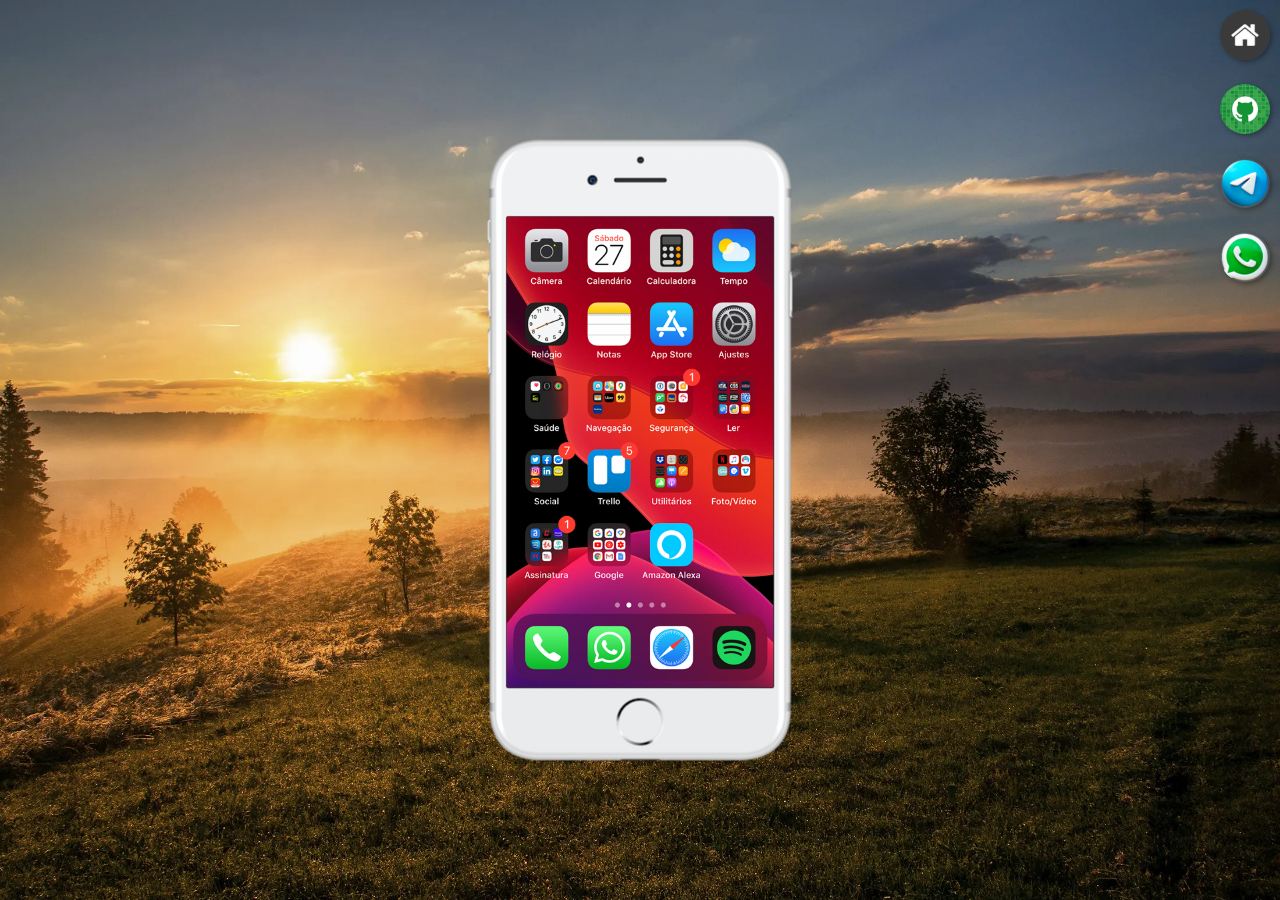
<file: index.html>
<!DOCTYPE html>
<html lang="pt-br">
<head>
    <meta charset="UTF-8">
    <meta name="viewport" content="width=device-width, initial-scale=1.0">
    <link rel="shortcut icon" href="favicon.ico" type="image/x-icon">
    <link rel="stylesheet" href="estilos/style.css">
    <title>Redes Sociais</title>
</head>
<body>
    <main>
        <section id="telefone">
            <iframe src="home.html" name="tela" id="tela" frameborder="0">
                Navegador não compatível
            </iframe>

        </section>

        <section id="redes-sociais">
            <a href="home.html" target="tela"><img src="imagens/logo-home.jpg" alt="Home"></a><br>
            <a href="github.html" target="tela"><img src="imagens/logo-github.jpg" alt=""></a><br>
            <a href="telegram.html" target="tela"><img src="imagens/logo-telegram.png" alt=""></a><br>
            <a href="whatsapp.html" target="tela"><img src="imagens/logo-whatsapp.png" alt=""></a>
        </section>
    </main>
    
</body>
</html>
</file>
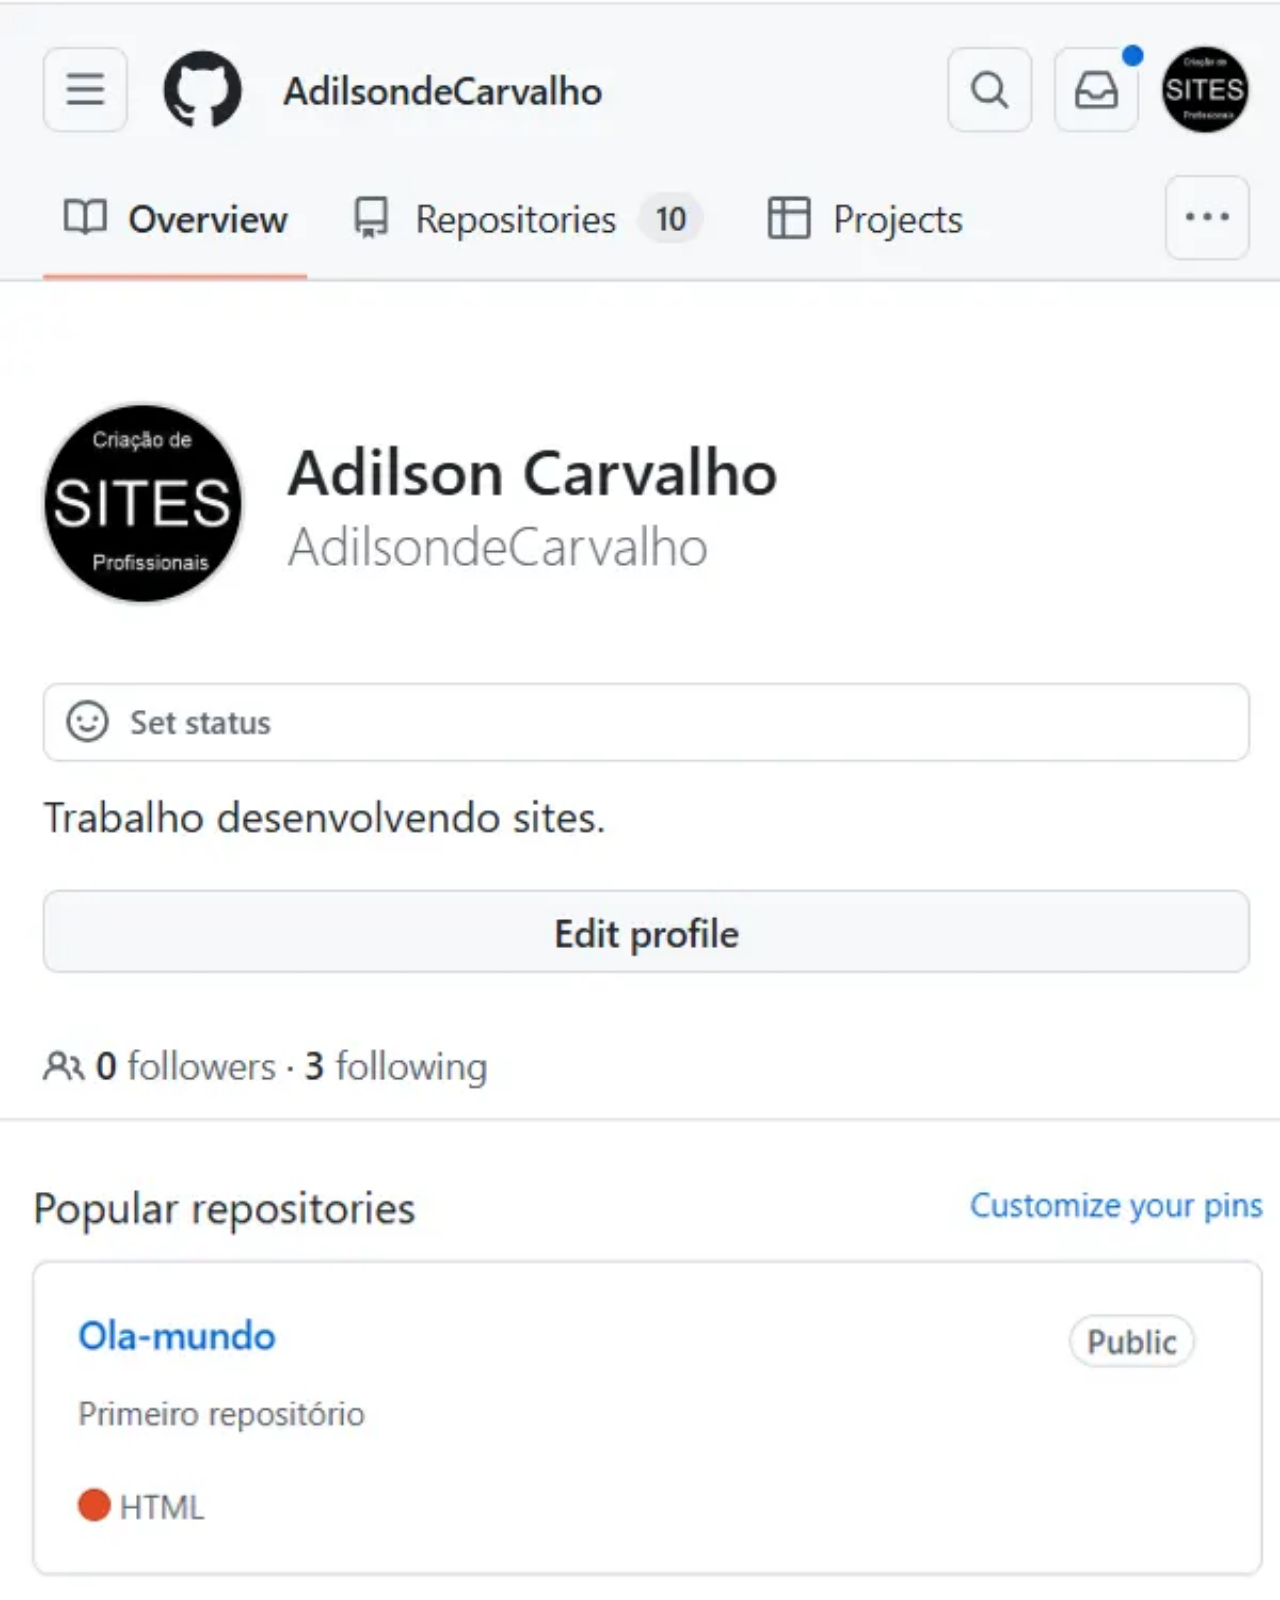
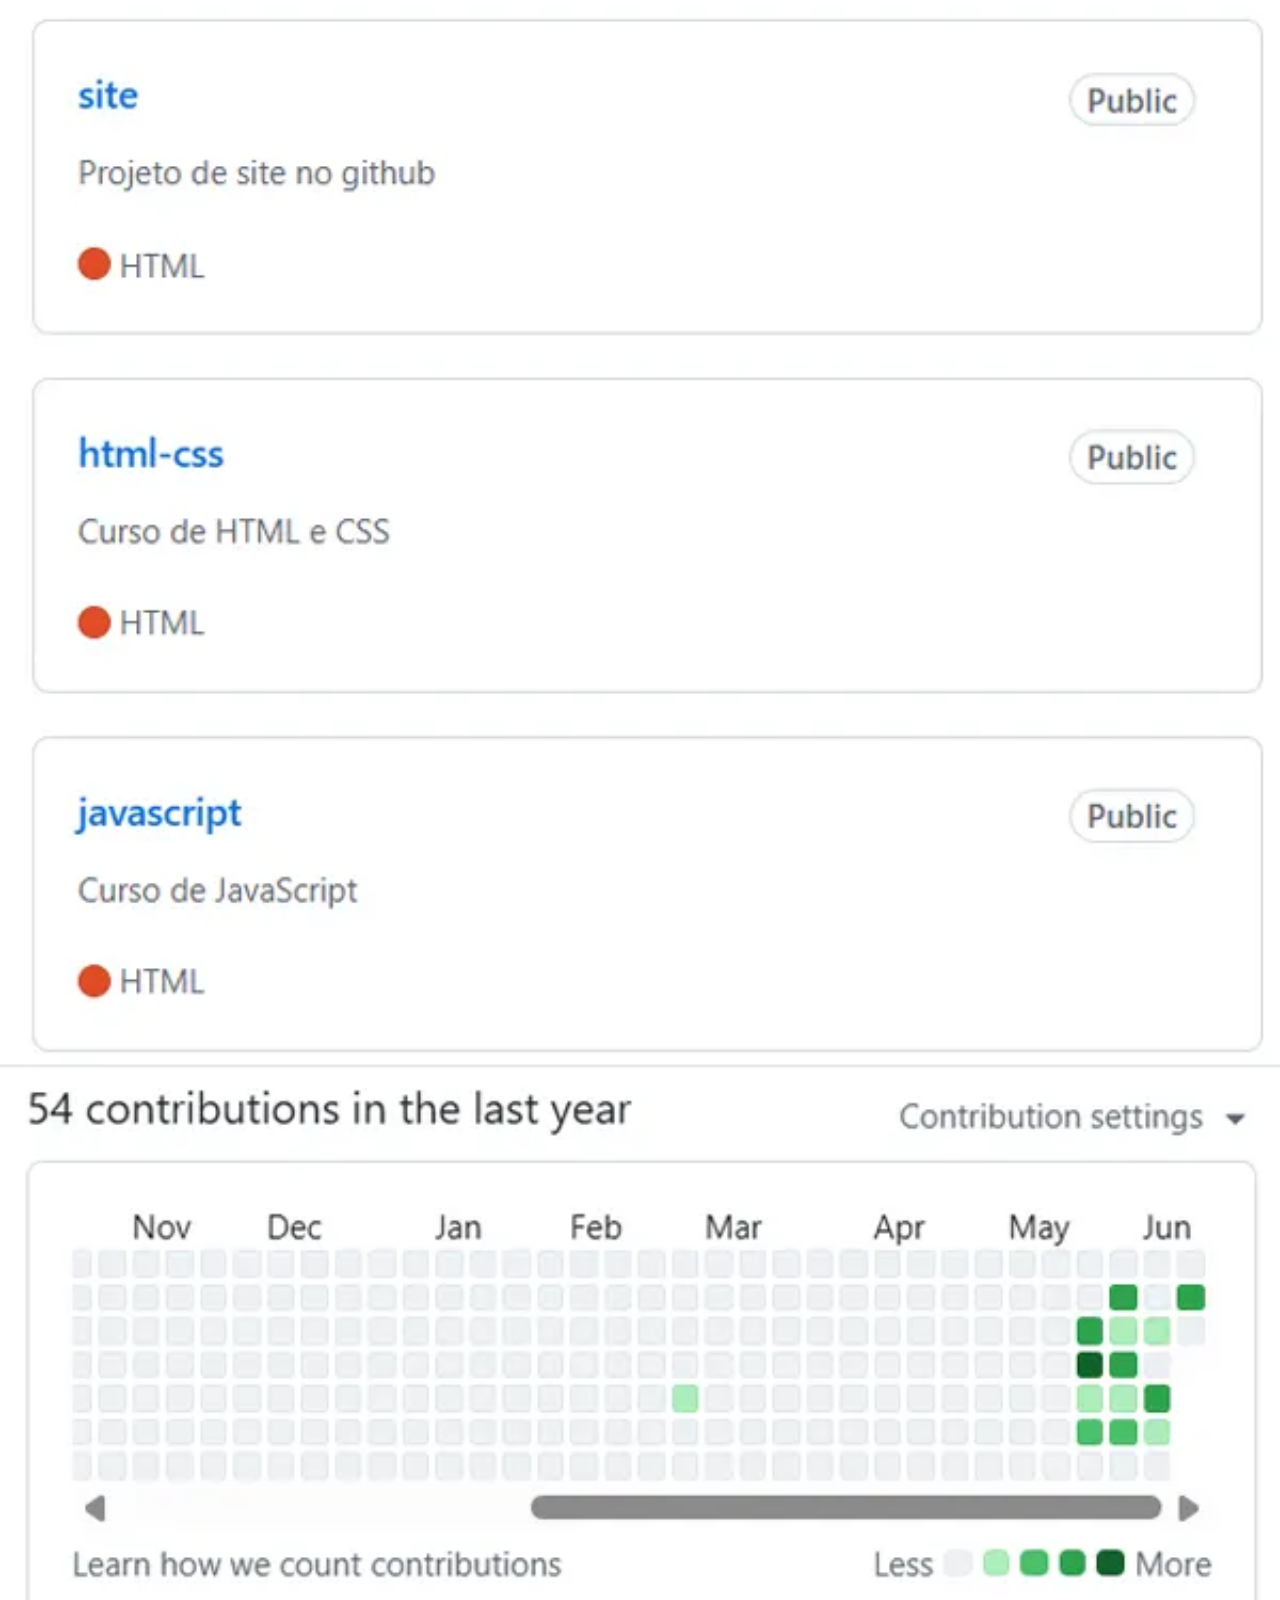
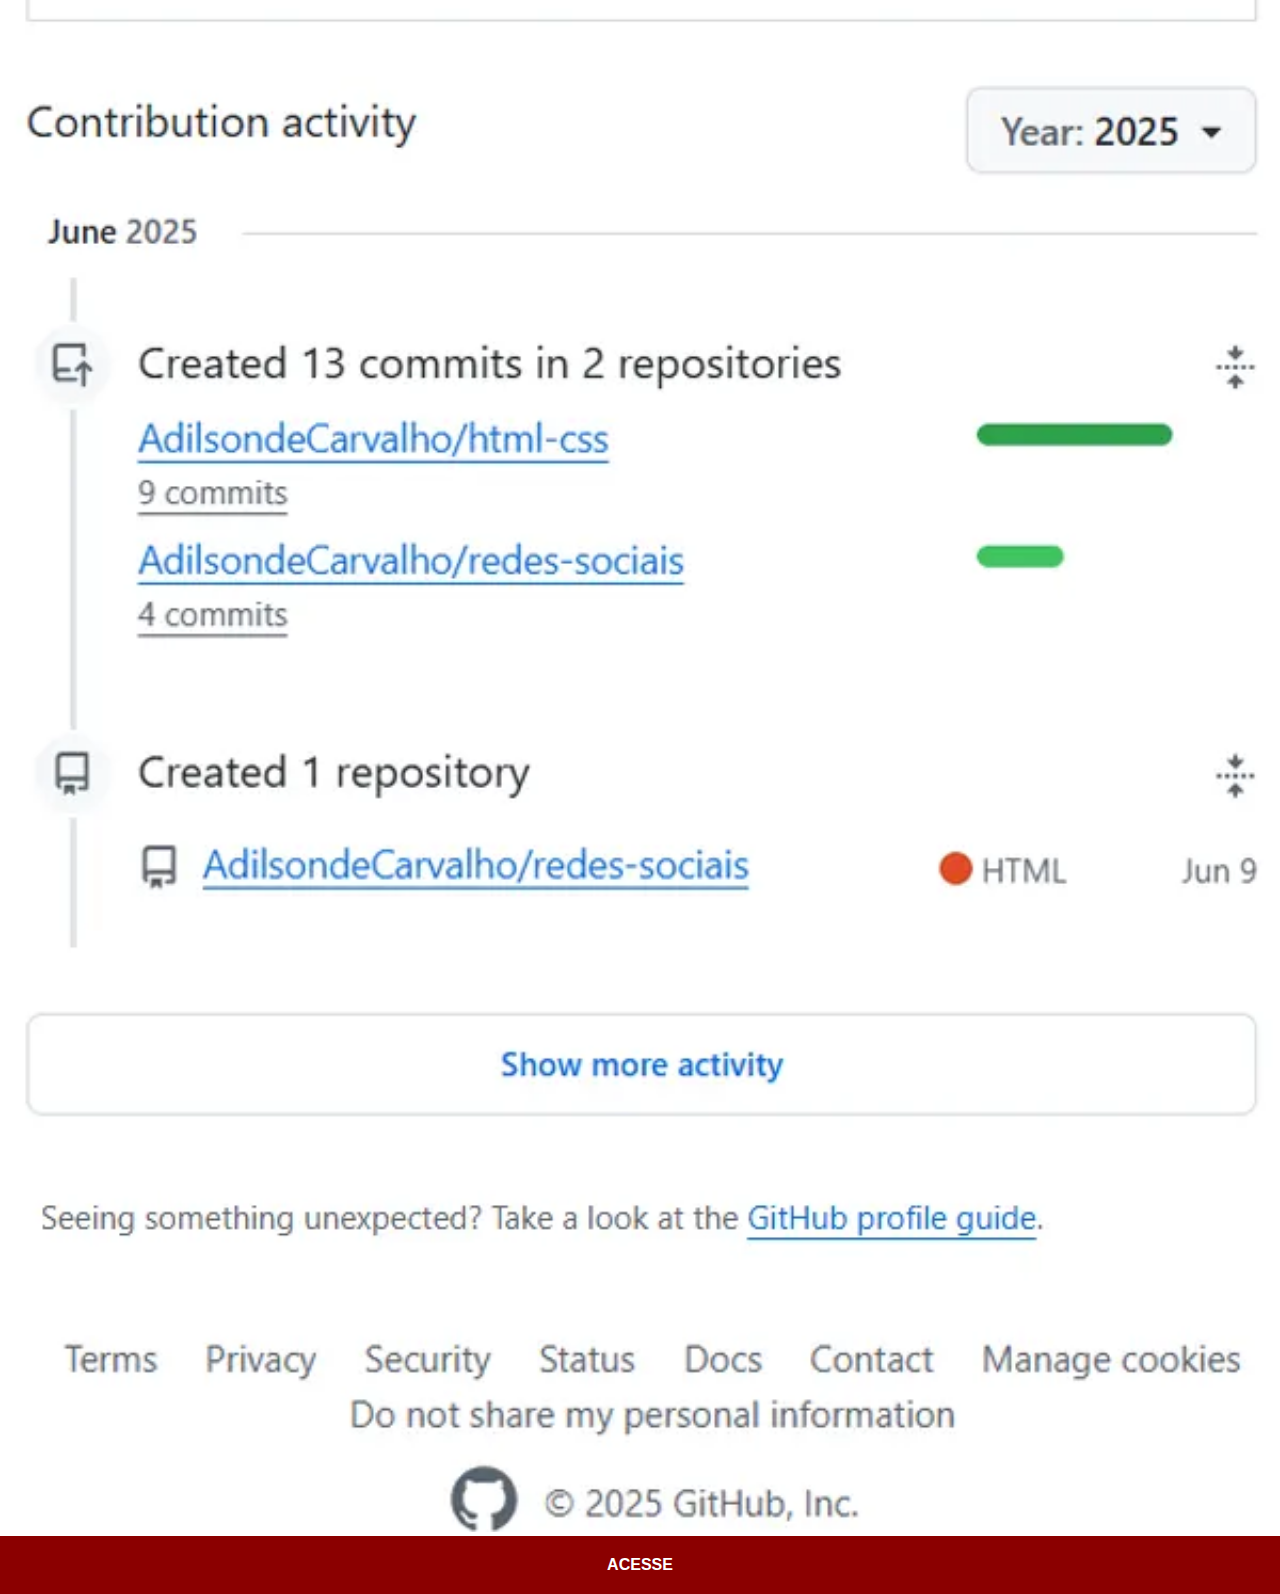
<file: github.html>
<!DOCTYPE html>
<html lang="pt-br">
<head>
    <meta charset="UTF-8">
    <meta name="viewport" content="width=device-width, initial-scale=1.0">
    <title>GitHUb</title>
    <link rel="stylesheet" href="estilos/social.css">
</head>
<body>
    <img src="imagens/tela-giithub.webp" alt="GitHUb">
    <a href="https://github.com/AdilsondeCarvalho" target="_blank">ACESSE</a>
    
</body>
</html>
</file>
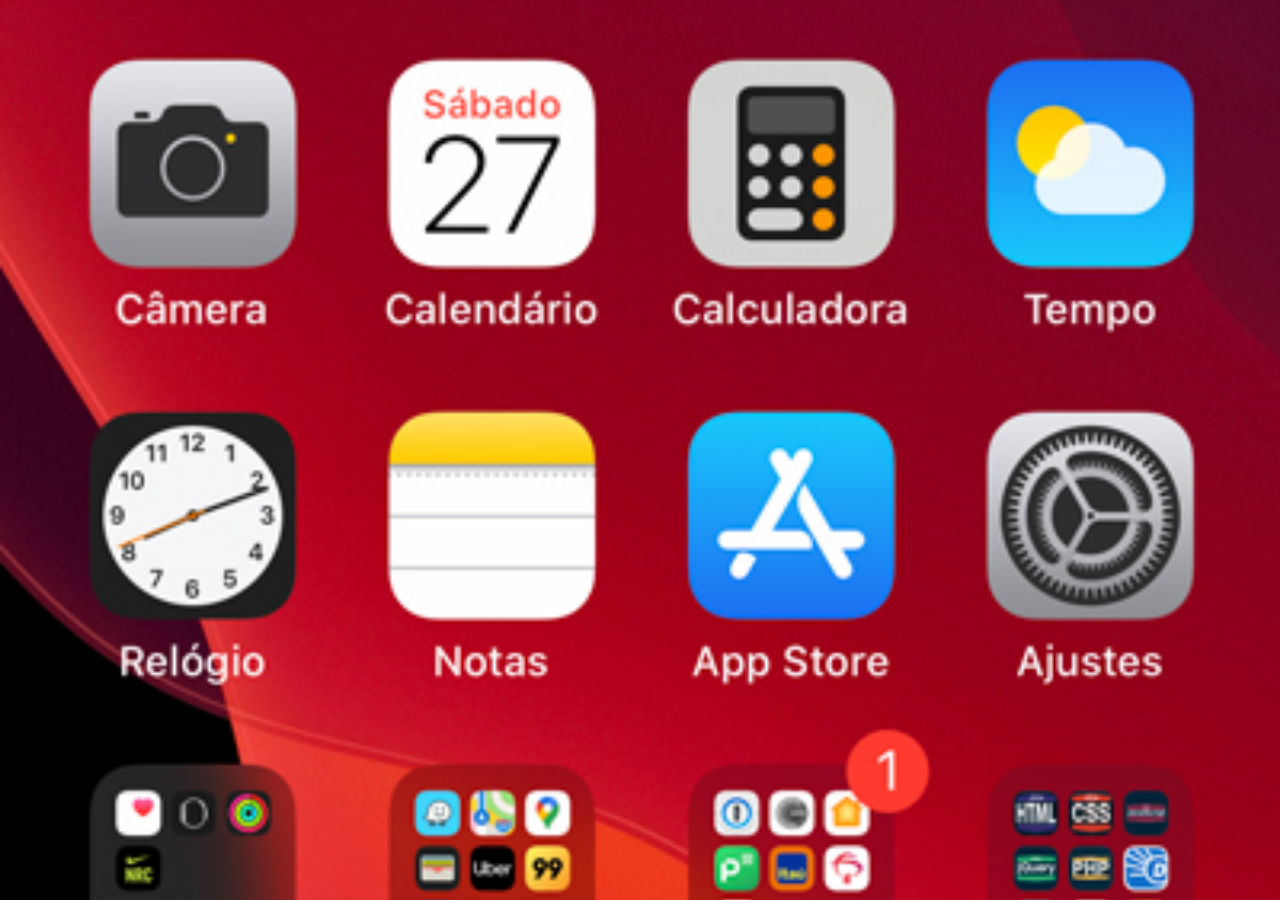
<file: home.html>
<!DOCTYPE html>
<html lang="pt-br">
<head>
    <meta charset="UTF-8">
    <meta name="viewport" content="width=device-width, initial-scale=1.0">
    <title>Home</title>
</head>
<style>
    * {
        margin: 0px;
        padding: 0px;
    }

    body {
        width: 100vw;
        height: 100vh;
        background: black url('imagens/tela-home.jpg') no-repeat top center;
        background-size: cover;
    }
</style>
<body>
    
</body>
</html>
</file>
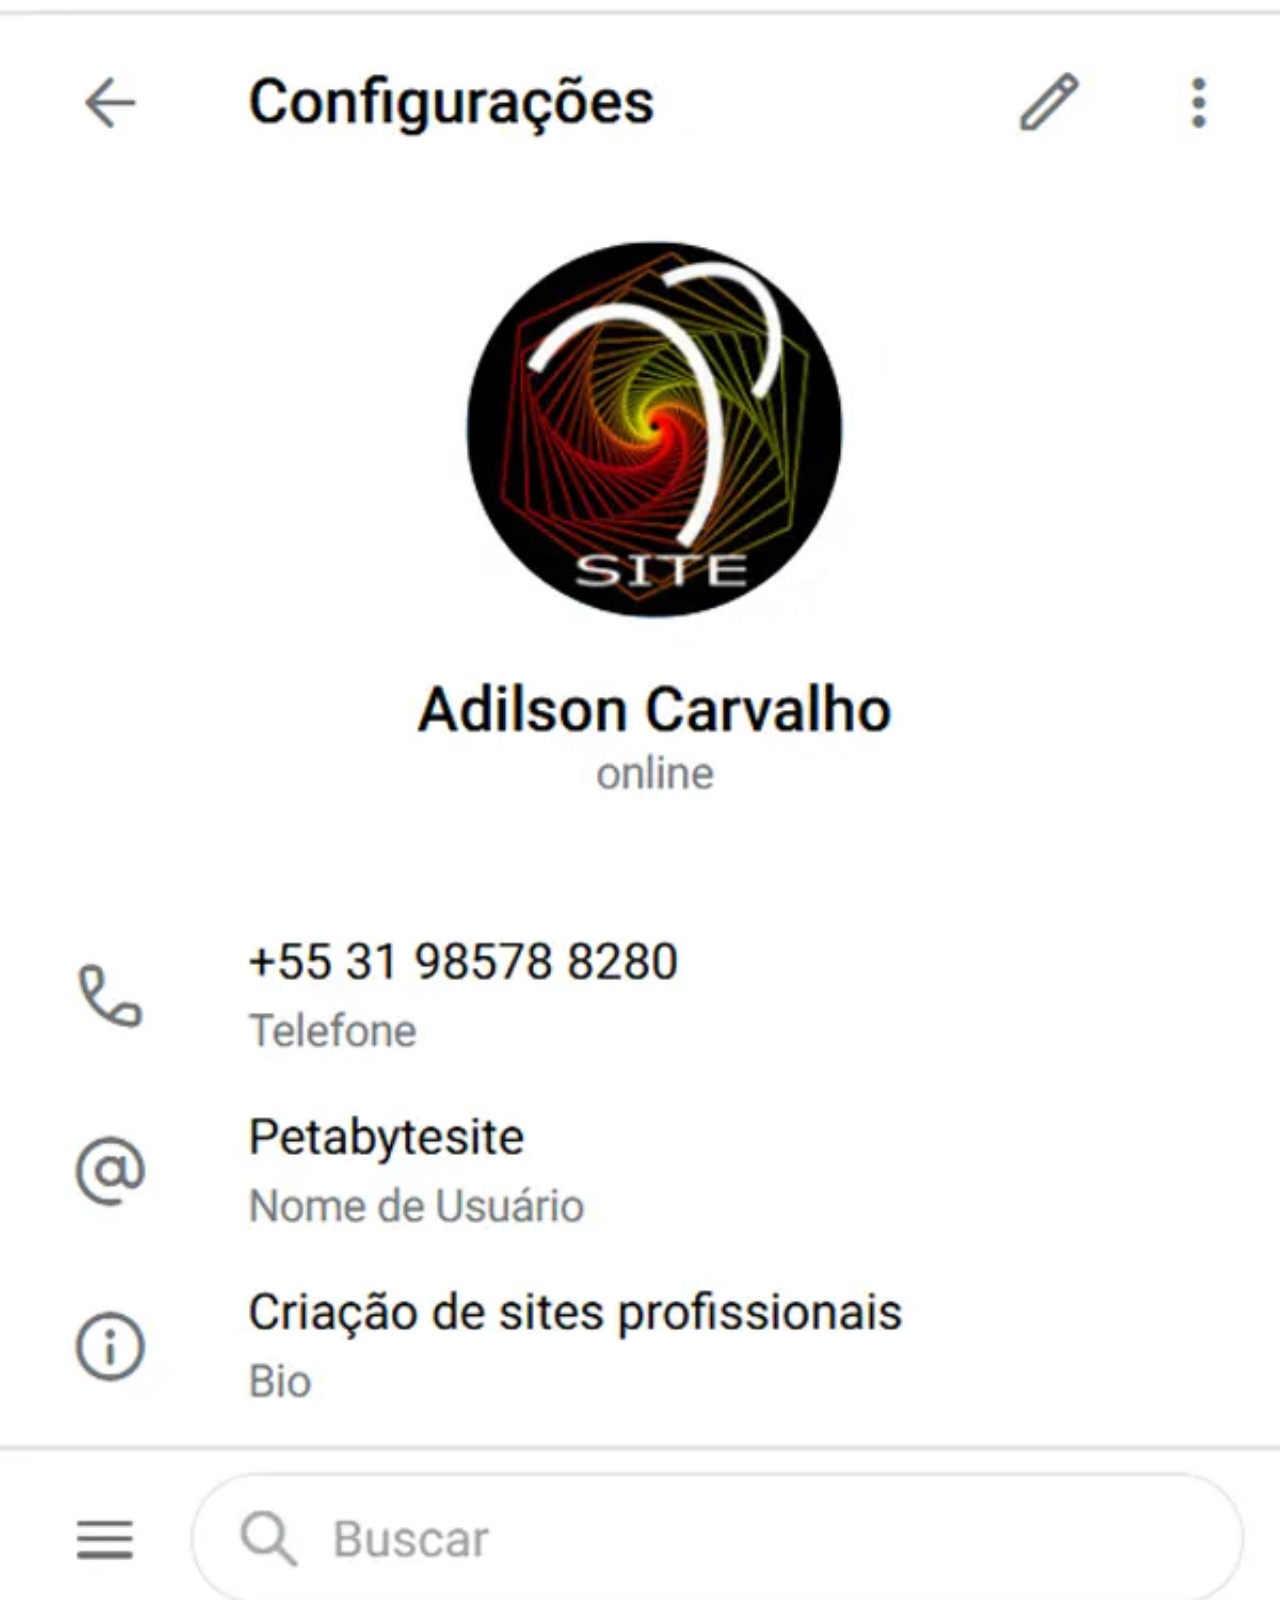
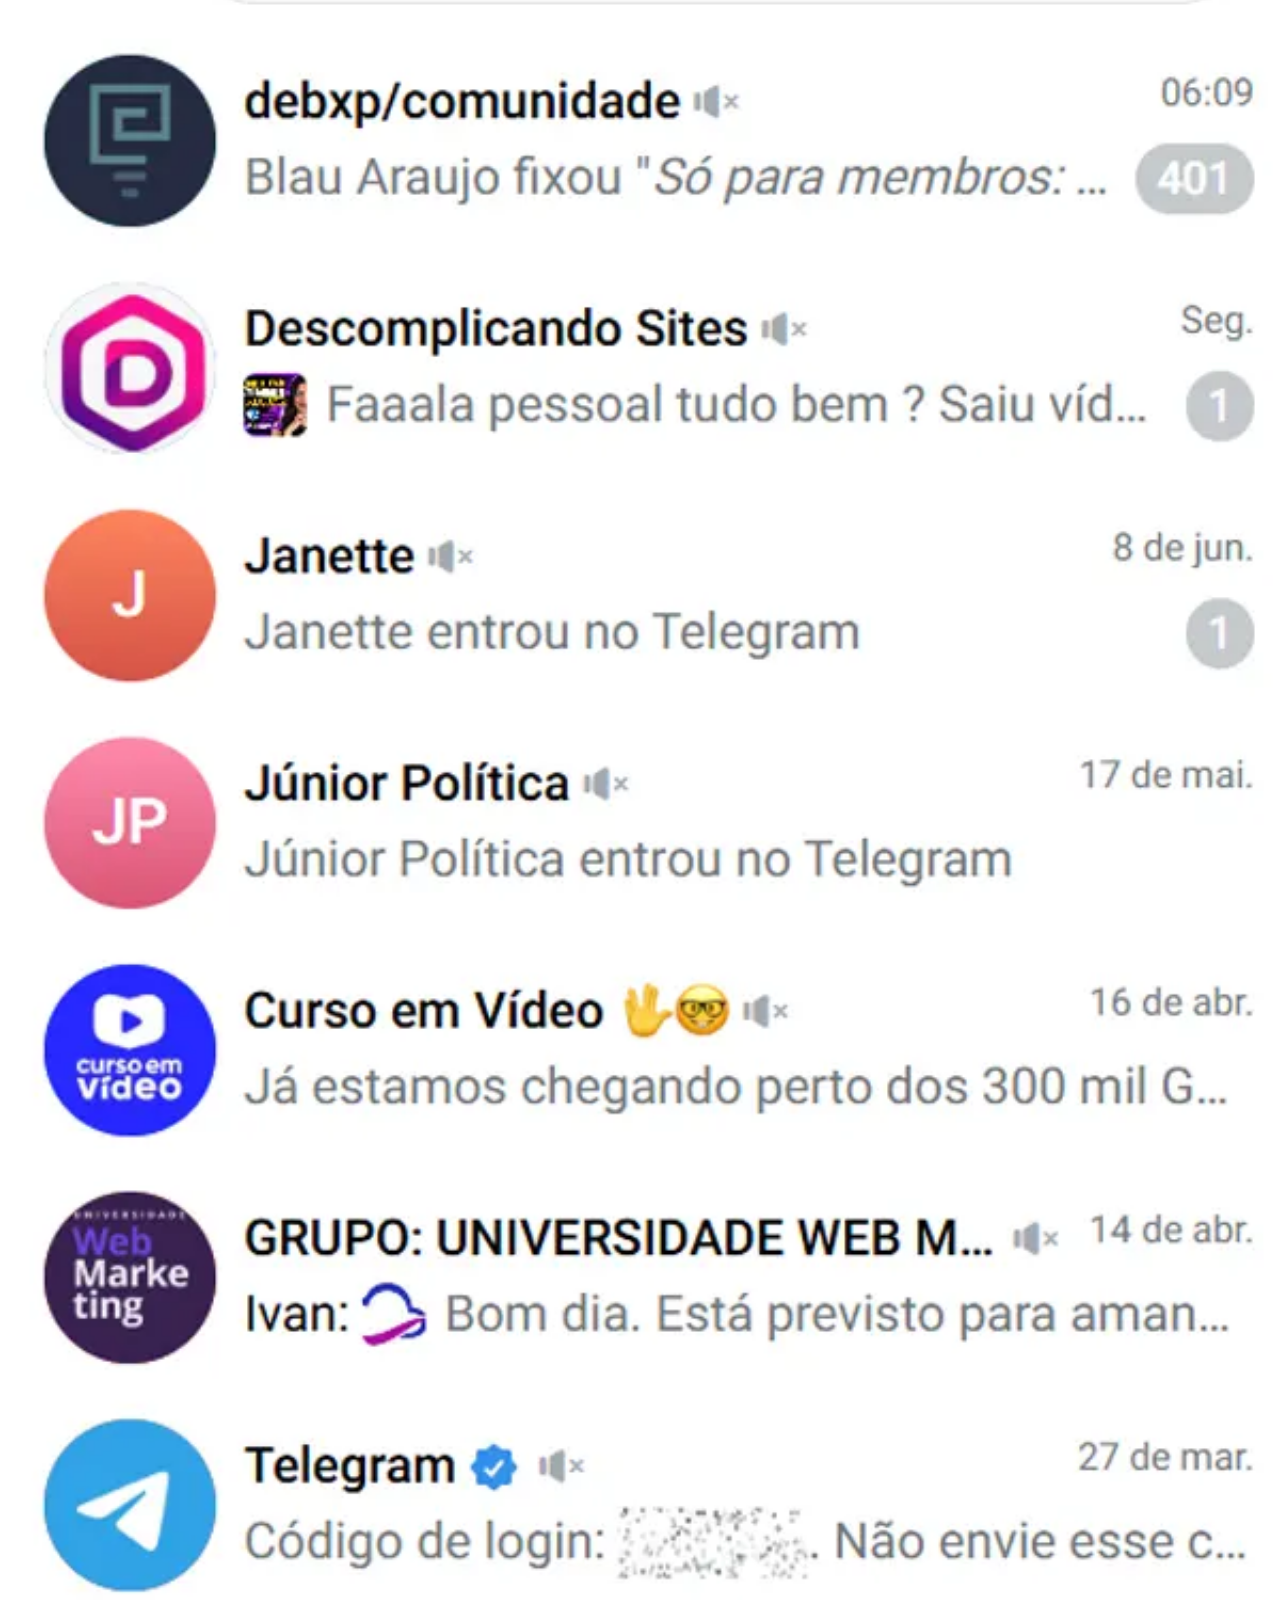
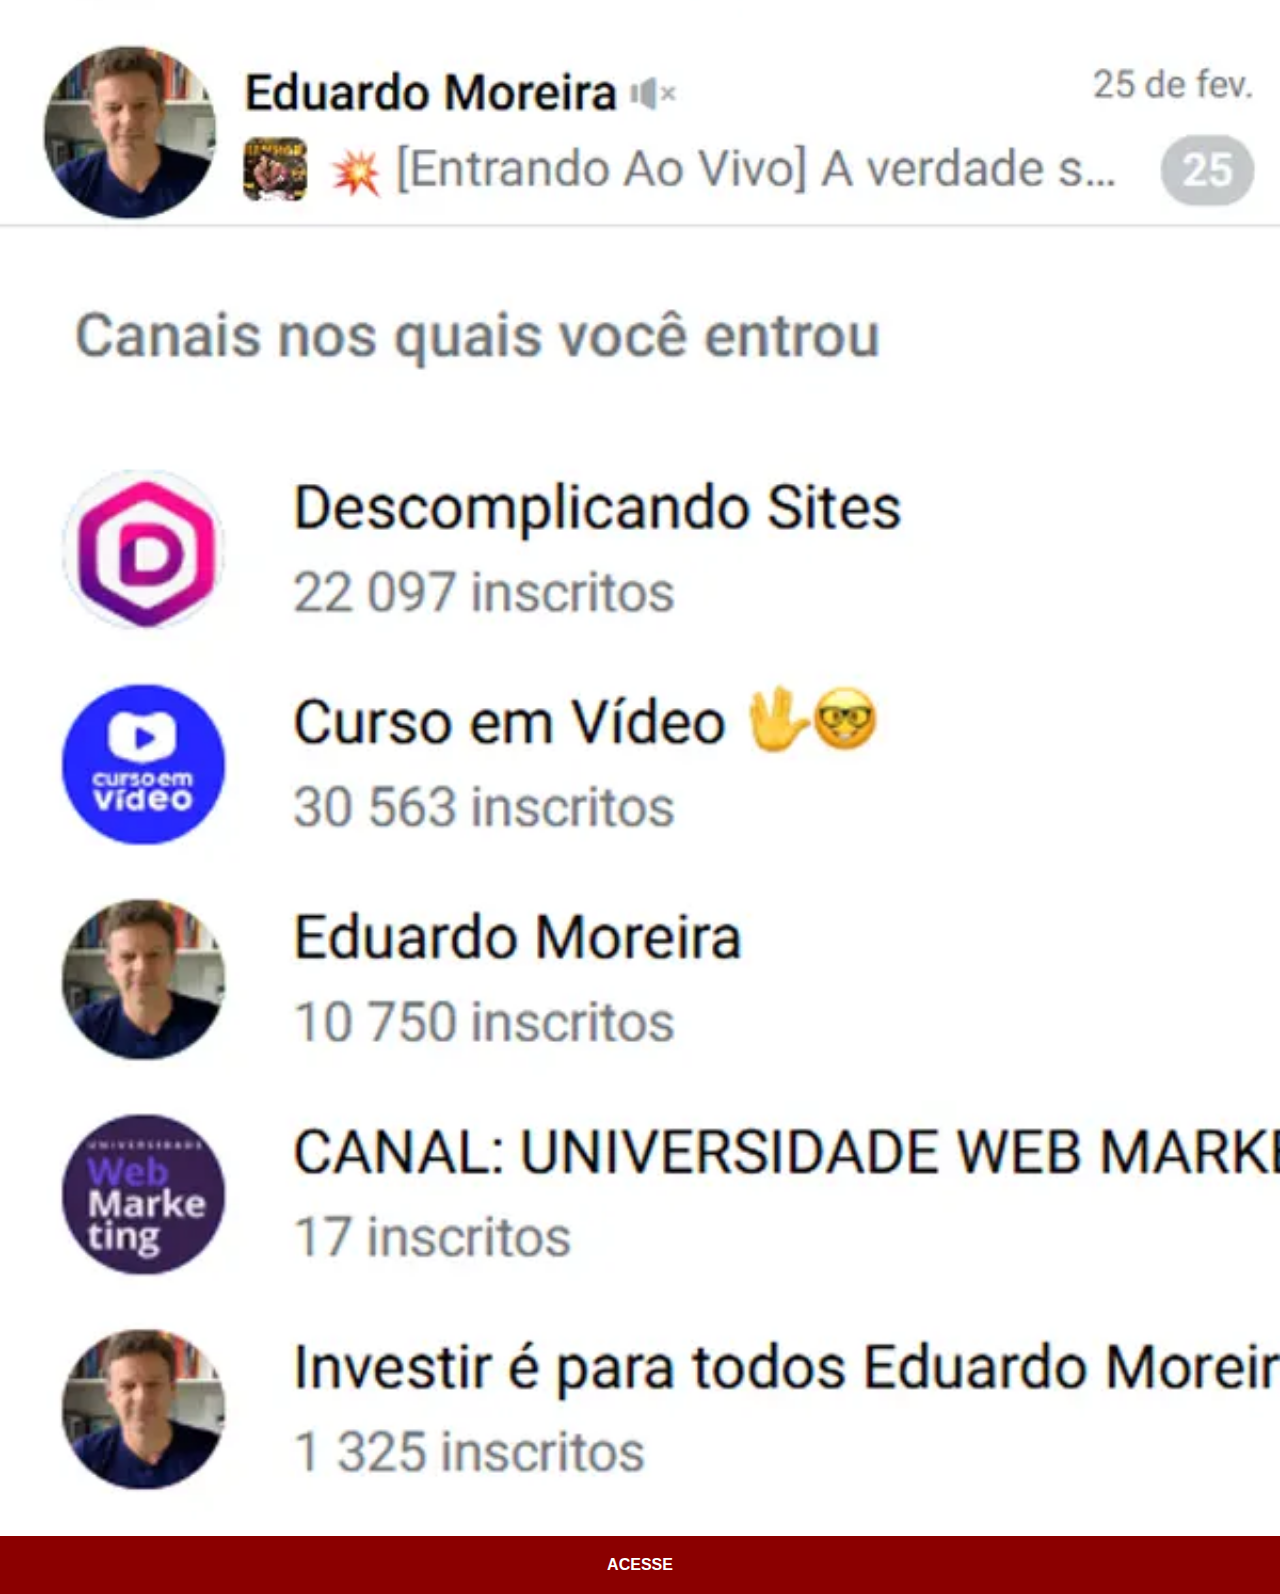
<file: telegram.html>
<!DOCTYPE html>
<html lang="pt-br">
<head>
    <meta charset="UTF-8">
    <meta name="viewport" content="width=device-width, initial-scale=1.0">
    <title>Telegram</title>
    <link rel="stylesheet" href="estilos/social.css">
</head>
<body>
    <img src="imagens/tela-telegram.webp" alt="Telegram">
    <a href="https://web.telegram.org/k/" target="_blank">ACESSE</a>
    
</body>
</html>
</file>
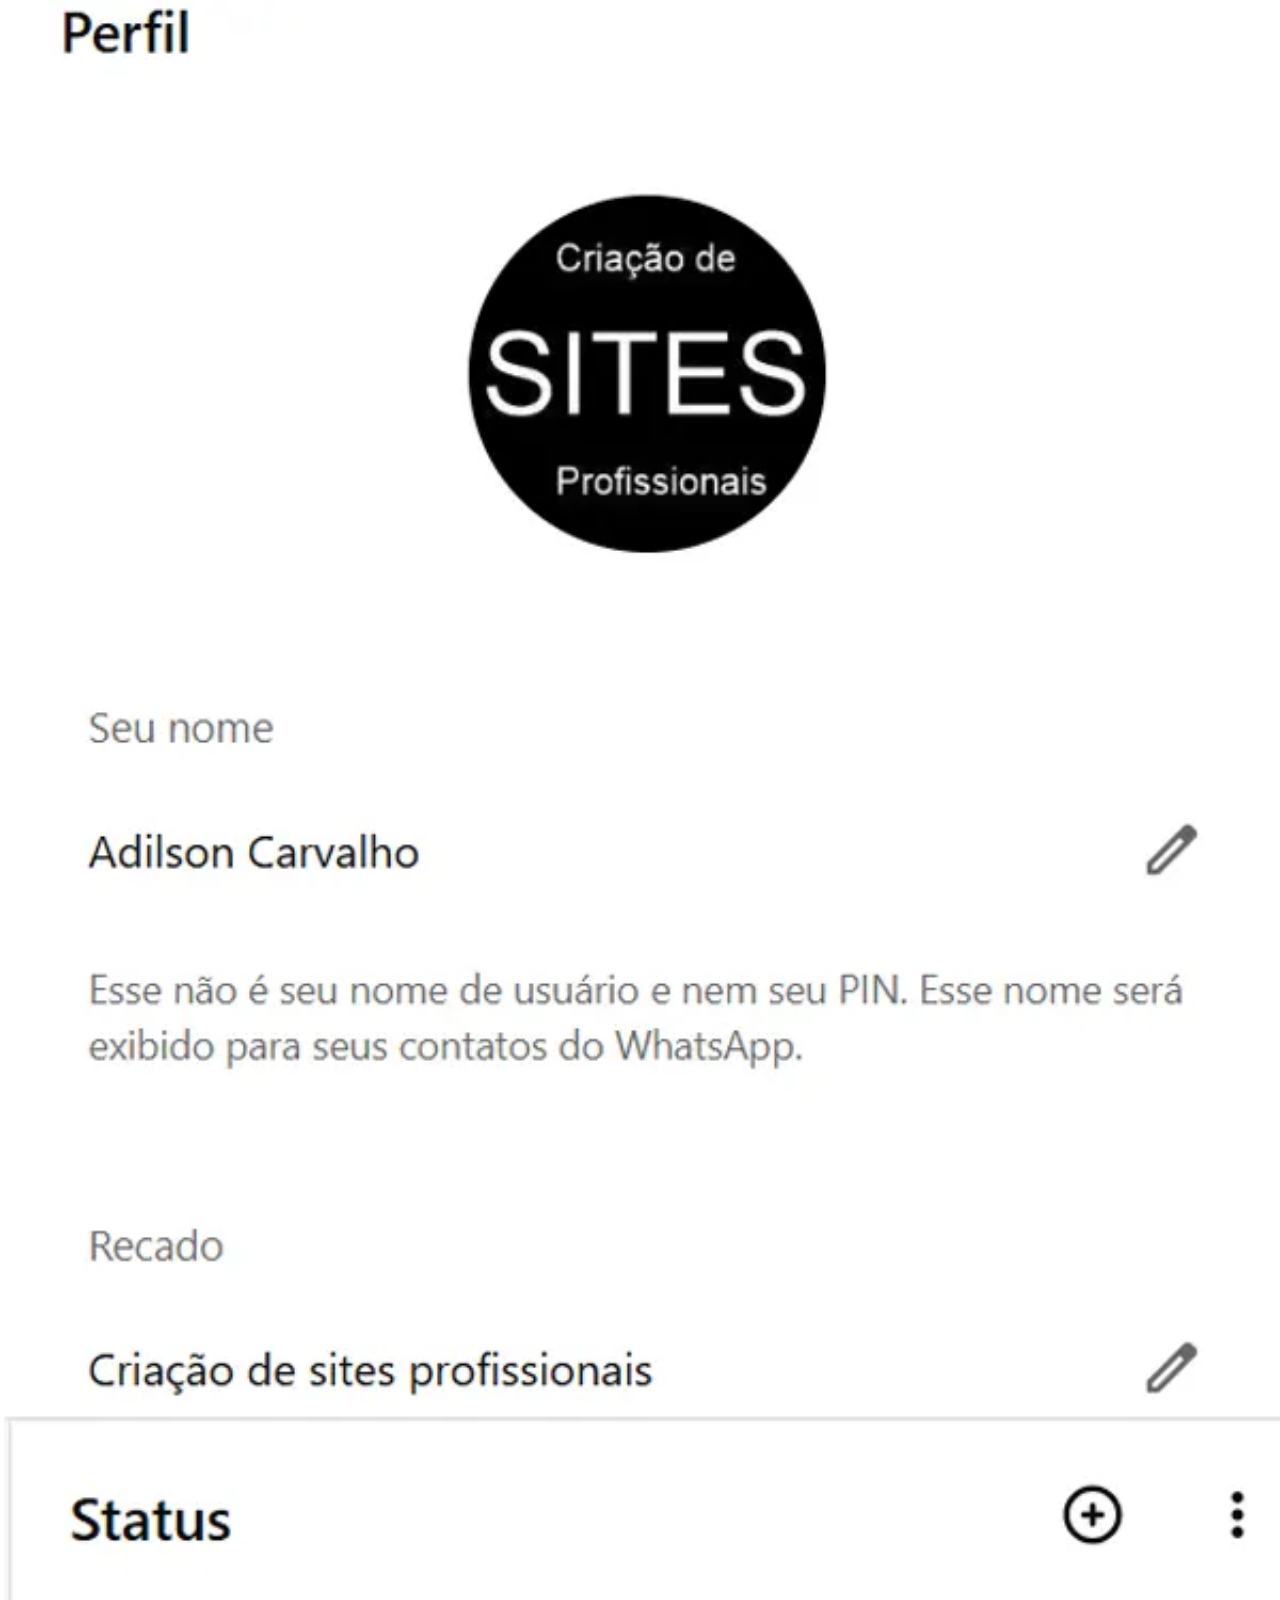
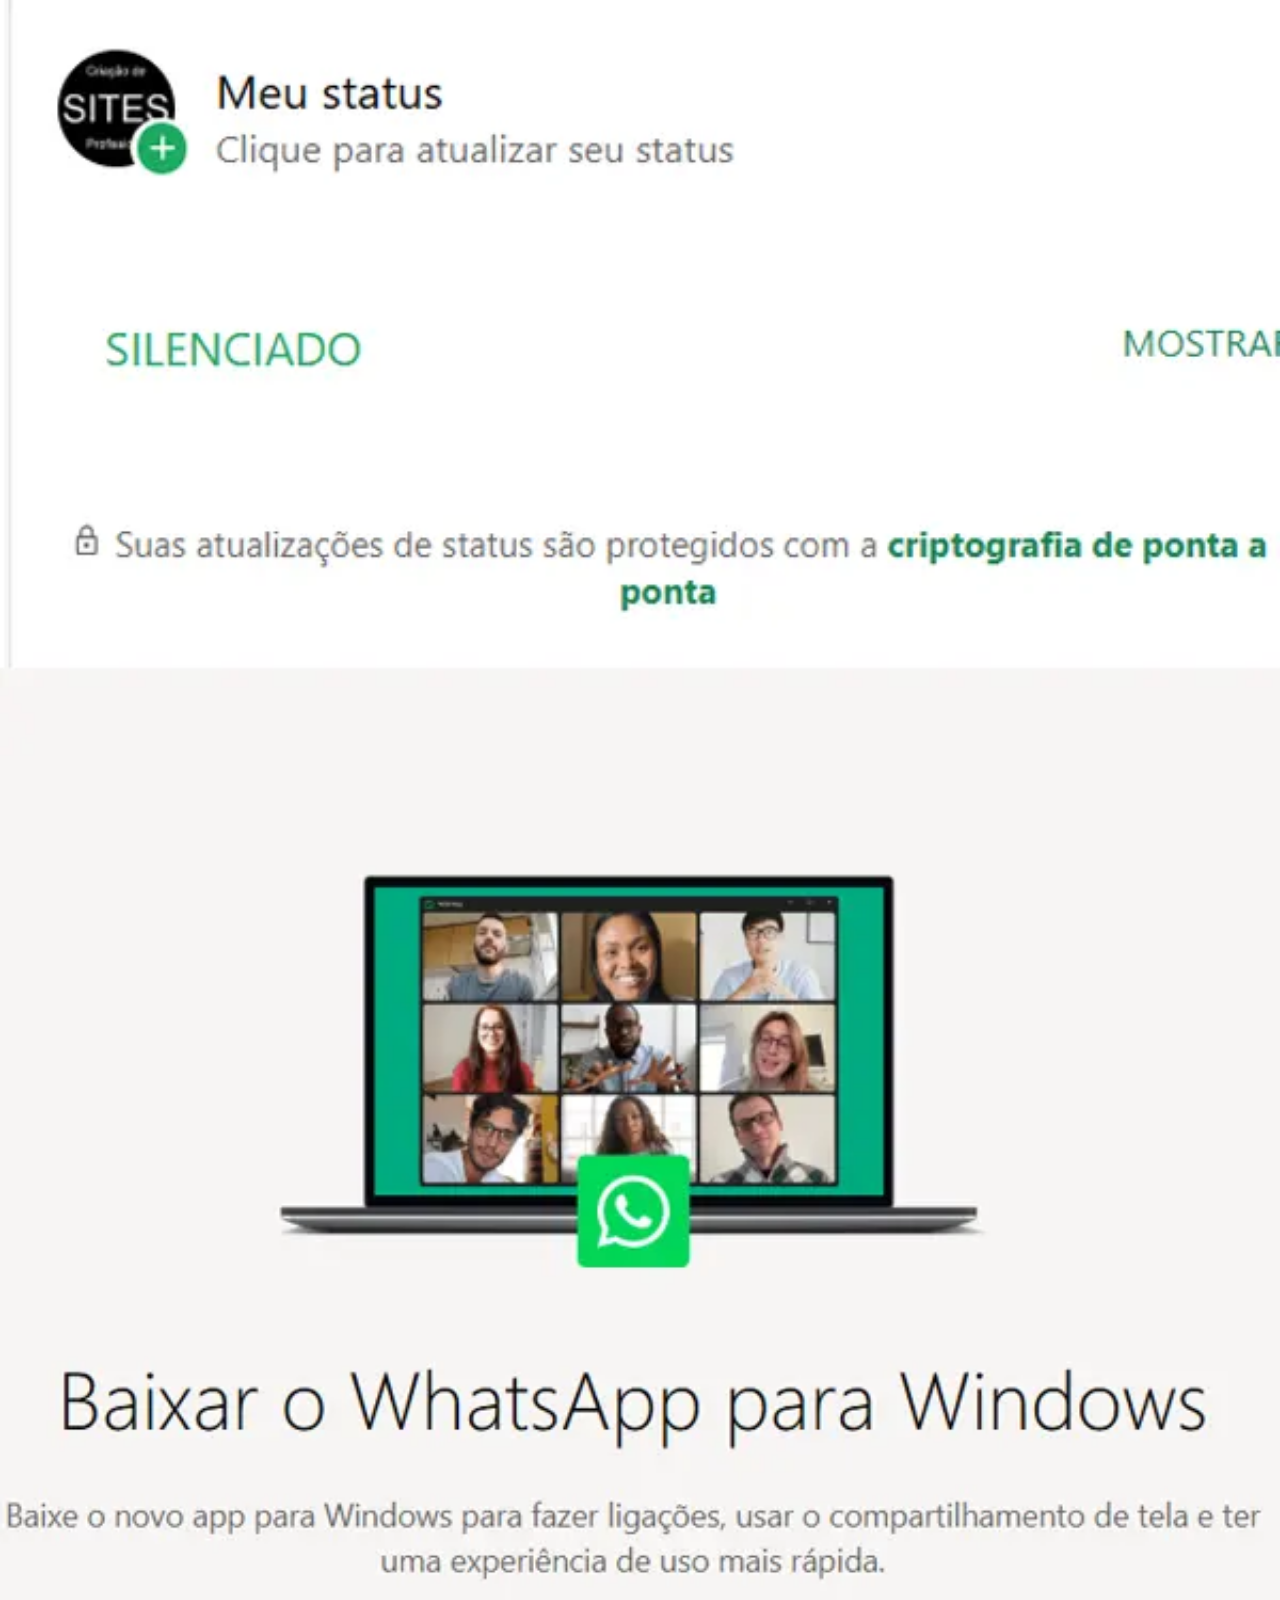
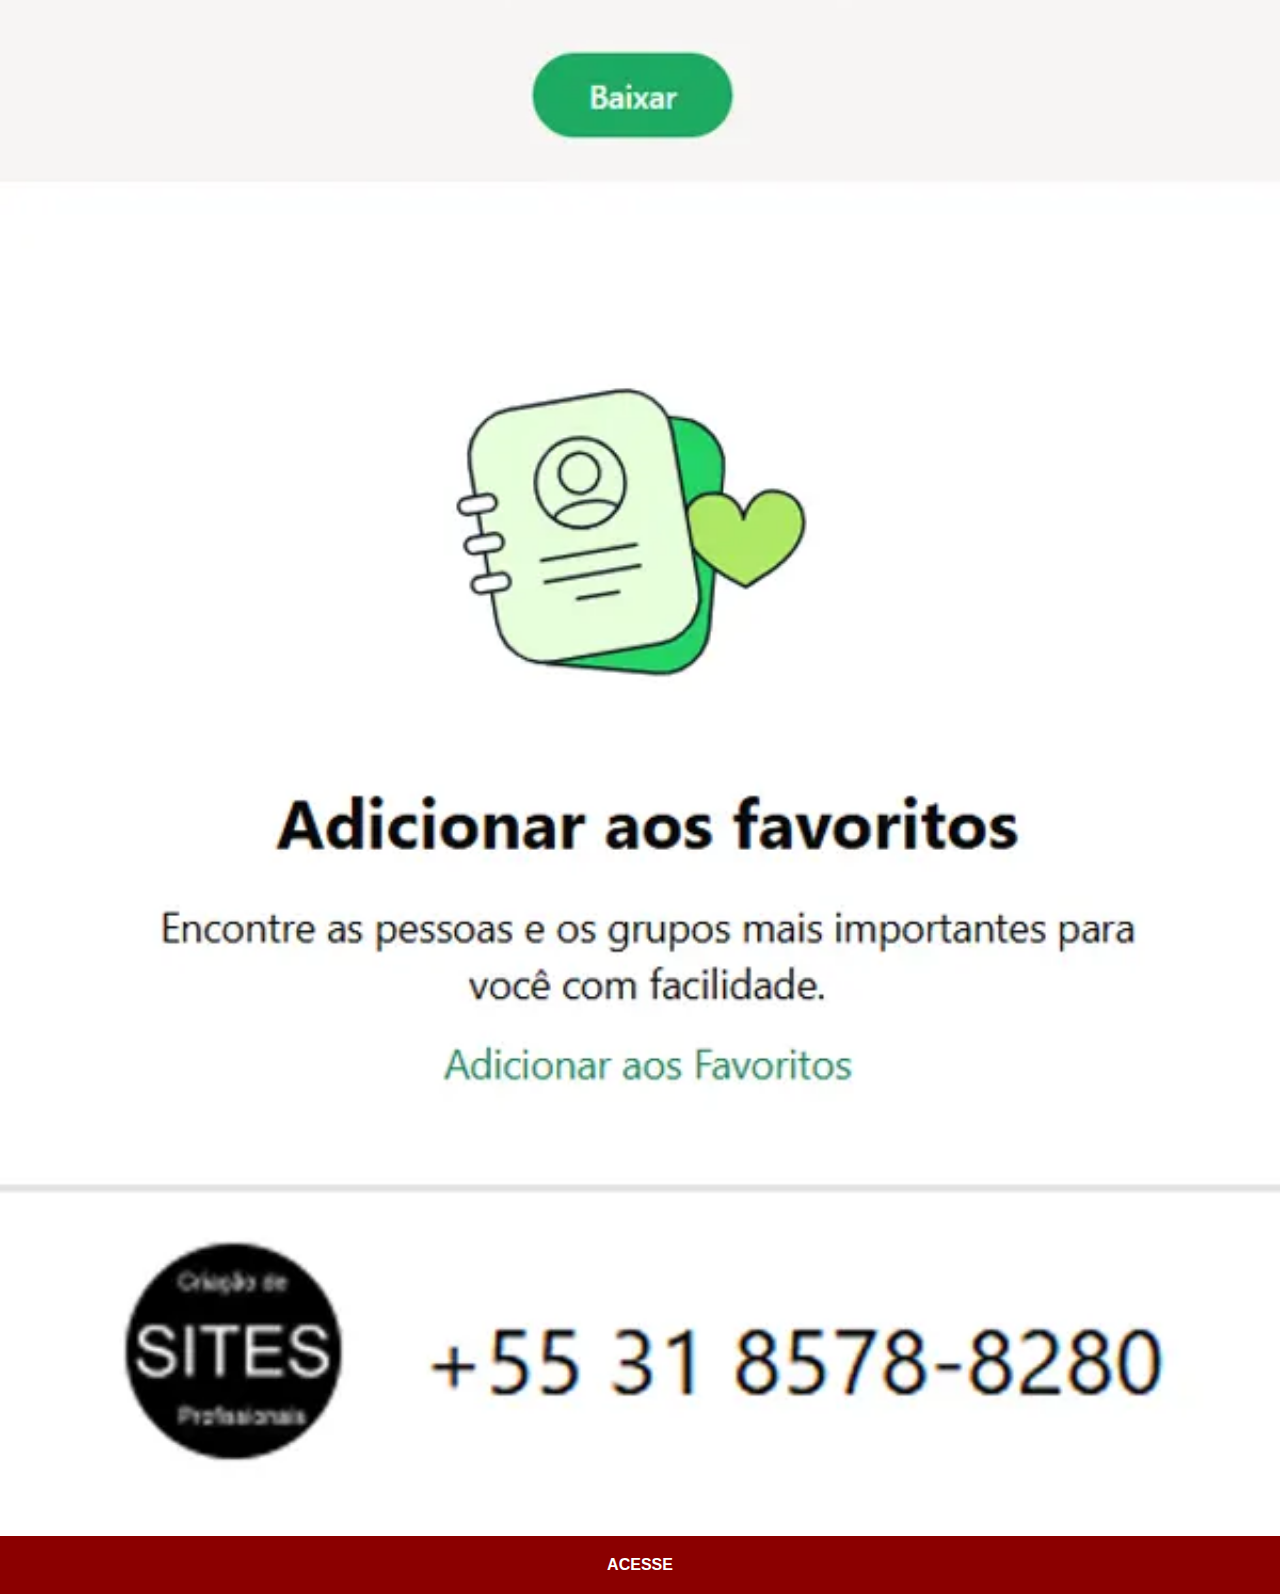
<file: whatsapp.html>
<!DOCTYPE html>
<html lang="pt-br">
<head>
    <meta charset="UTF-8">
    <meta name="viewport" content="width=device-width, initial-scale=1.0">
    <title>WhatsApp</title>
    <link rel="stylesheet" href="estilos/social.css">
</head>
<body>
    <img src="imagens/tela-whatsapp.webp" alt="WhatsApp">
    <a href="https://web.whatsapp.com/" target="_blank">ACESSE</a>
    
</body>
</html>
</file>
<file: estilos/style.css>
@charset "UTF-8";

* {
    margin: 0px;
    padding: 0px;
    font-family: Arial, Helvetica, sans-serif;
}

html, body {
    height: 100vh;
    width: 100vw;
    background-color: black;
}

body {
    background: url('../imagens/fundo-por-do-sol.webp') no-repeat top center;
    background-size: cover;
    background-attachment: fixed;
}

main {
    position: relative;
    height: 100vh; 
    
}

section#telefone {
    position: absolute;
    top: 50%;
    left: 50%;
    transform: translate(-50%, -50%);

    height: 627px;
    width: 311px;
    
    background: url(../imagens/frame-iphone.png) no-repeat;
}

iframe#tela {
    position: relative;
    top: 80px;
    left: 22px;
    width: 267px;
    height: 471px;
    
}

section#redes-sociais {
    text-align: right;
}

section#redes-sociais img {
    width: 50px;
    margin: 10px;
    border-radius: 50%;
    box-shadow: 2px 2px 5px rgba(0, 0, 0, 0.348);
    box-sizing: border-box;
}

section#redes-sociais img:hover {
    border: 2px solid rgba(255, 255, 255, 0.649);
    transform: translate(-2px, -2px);
    box-sizing: 5px 5px 10px rgba(0, 0, 0, 0.611);
    transition: linear .3s;
    ;
}
</file>
<file: estilos/social.css>
@charset "UTF-8";

* {
    margin: 0px;
    padding: 0px;
    font-family: Arial, Helvetica, sans-serif;
}


/* Esconder a barra lateral*/
::-webkit-scrollbar {
    width: 0px;
    height: 0px;
}

img {
    width: 100vw;
}

a {
    display: block;
    background-color: darkred;
    color: white;
    padding: 20px;
    text-align: center;
    font-weight: bolder;
    text-decoration: none;
}

a:hover {
    background-color: red;
}
</file>
